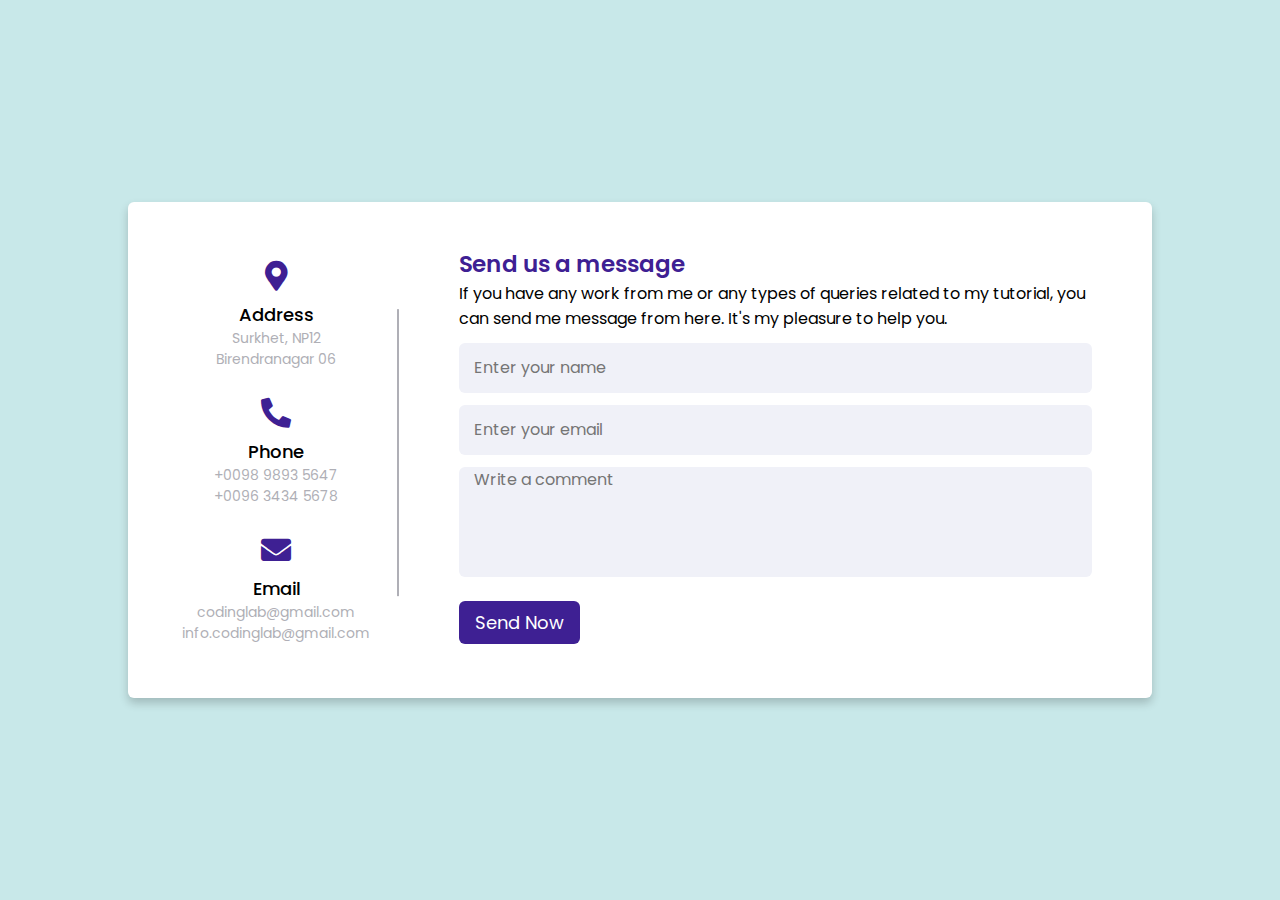
<file: Form-2/index.html>
<!DOCTYPE html>
<html lang="en">

<head>
    <meta charset="UTF-8">
    <meta name="viewport" content="width=device-width, initial-scale=1.0">
    <title>Contact Us Form</title>
    <link rel="stylesheet" href="style.css">
    <link rel="stylesheet" href="https://cdnjs.cloudflare.com/ajax/libs/font-awesome/5.15.2/css/all.min.css" />
</head>

<body>
    <div class="container">
        <div class="content">
            <div class="left-side">
                <div class="address details">
                    <i class="fas fa-map-marker-alt">
                    </i>
                    <div class="topic">Address</div>
                    <div class="text-one">Surkhet, NP12
                    </div>
                    <div class="text-two">
                        Birendranagar 06
                    </div>
                </div>
                <div class="phone details">
                    <i class="fas fa-phone-alt">
                    </i>
                    <div class="topic">Phone</div>
                    <div class="text-one">+0098 9893 5647
                    </div>
                    <div class="text-two">
                        +0096 3434 5678
                    </div>
                </div>
                <div class="email details">
                    <i class="fas fa-envelope">
                    </i>
                    <div class="topic">Email</div>
                    <div class="text-one">codinglab@gmail.com
                    </div>
                    <div class="text-two">
                        info.codinglab@gmail.com
                    </div>
                </div>
            </div>

            <div class="right-side">
                <div class="topic-text">Send us a message</div>
                <p>If you have any work from me or any types of queries related to my tutorial, you can send me message
                    from here. It's my pleasure to help you.</p>
                <form action="#">
                    <div class="input-box">
                        <input type="text" placeholder="Enter your name">
                    </div>
                    <div class="input-box">
                        <input type="email" placeholder="Enter your email">
                    </div>
                    <div class="input-box message-box">
                        <textarea placeholder="Write a comment"></textarea>
                    </div>
                    <div class="button">
                        <input type="button" value="Send Now">
                    </div>
                </form>
            </div>
        </div>
    </div>
</body>

</html>
</file>
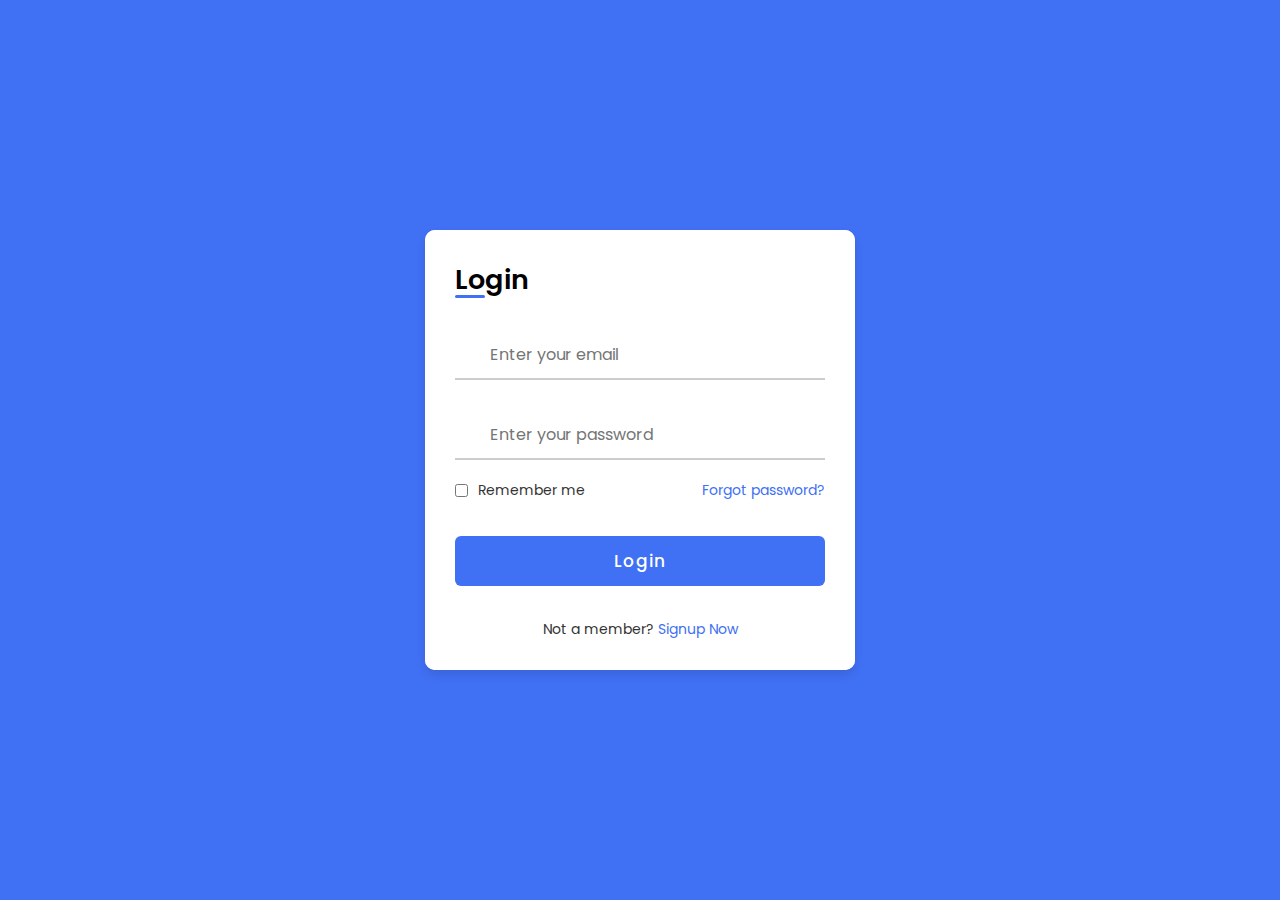
<file: Form-3/index.html>
<!DOCTYPE html>
<!-- Coding By CodingNepal - codingnepalweb.com -->
<html lang="en">
  <head>
    <meta charset="UTF-8" />
    <meta http-equiv="X-UA-Compatible" content="IE=edge" />
    <meta name="viewport" content="width=device-width, initial-scale=1.0" />
    <!-- ===== Iconscout CSS ===== -->
    <link rel="stylesheet" href="https://unicons.iconscout.com/release/v4.0.0/css/line.css" />
    <!-- ===== CSS ===== -->
    <link rel="stylesheet" href="style.css" />
    <title>Login & Registration Form</title>
  </head>
  <body>
    <div class="container">
      <div class="forms">
        <div class="form login">
          <span class="title">Login</span>

          <form action="#">
            <div class="input-field">
              <input type="text" placeholder="Enter your email" required />
              <i class="uil uil-envelope icon"></i>
            </div>
            <div class="input-field">
              <input type="password" class="password" placeholder="Enter your password" required />
              <i class="uil uil-lock icon"></i>
              <i class="uil uil-eye-slash showHidePw"></i>
            </div>

            <div class="checkbox-text">
              <div class="checkbox-content">
                <input type="checkbox" id="logCheck" />
                <label for="logCheck" class="text">Remember me</label>
              </div>

              <a href="#" class="text">Forgot password?</a>
            </div>

            <div class="input-field button">
              <input type="button" value="Login" />
            </div>
          </form>

          <div class="login-signup">
            <span class="text"
              >Not a member?
              <a href="#" class="text signup-link">Signup Now</a>
            </span>
          </div>
        </div>

        <!-- Registration Form -->
        <div class="form signup">
          <span class="title">Registration</span>

          <form action="#">
            <div class="input-field">
              <input type="text" placeholder="Enter your name" required />
              <i class="uil uil-user"></i>
            </div>
            <div class="input-field">
              <input type="text" placeholder="Enter your email" required />
              <i class="uil uil-envelope icon"></i>
            </div>
            <div class="input-field">
              <input type="password" class="password" placeholder="Create a password" required />
              <i class="uil uil-lock icon"></i>
            </div>
            <div class="input-field">
              <input type="password" class="password" placeholder="Confirm a password" required />
              <i class="uil uil-lock icon"></i>
              <i class="uil uil-eye-slash showHidePw"></i>
            </div>

            <div class="checkbox-text">
              <div class="checkbox-content">
                <input type="checkbox" id="termCon" />
                <label for="termCon" class="text">I accepted all terms and conditions</label>
              </div>
            </div>

            <div class="input-field button">
              <input type="button" value="Signup" />
            </div>
          </form>

          <div class="login-signup">
            <span class="text"
              >Already a member?
              <a href="#" class="text login-link">Login Now</a>
            </span>
          </div>
        </div>
      </div>
    </div>

    <script src="script.js"></script>
  </body>
</html>
</file>
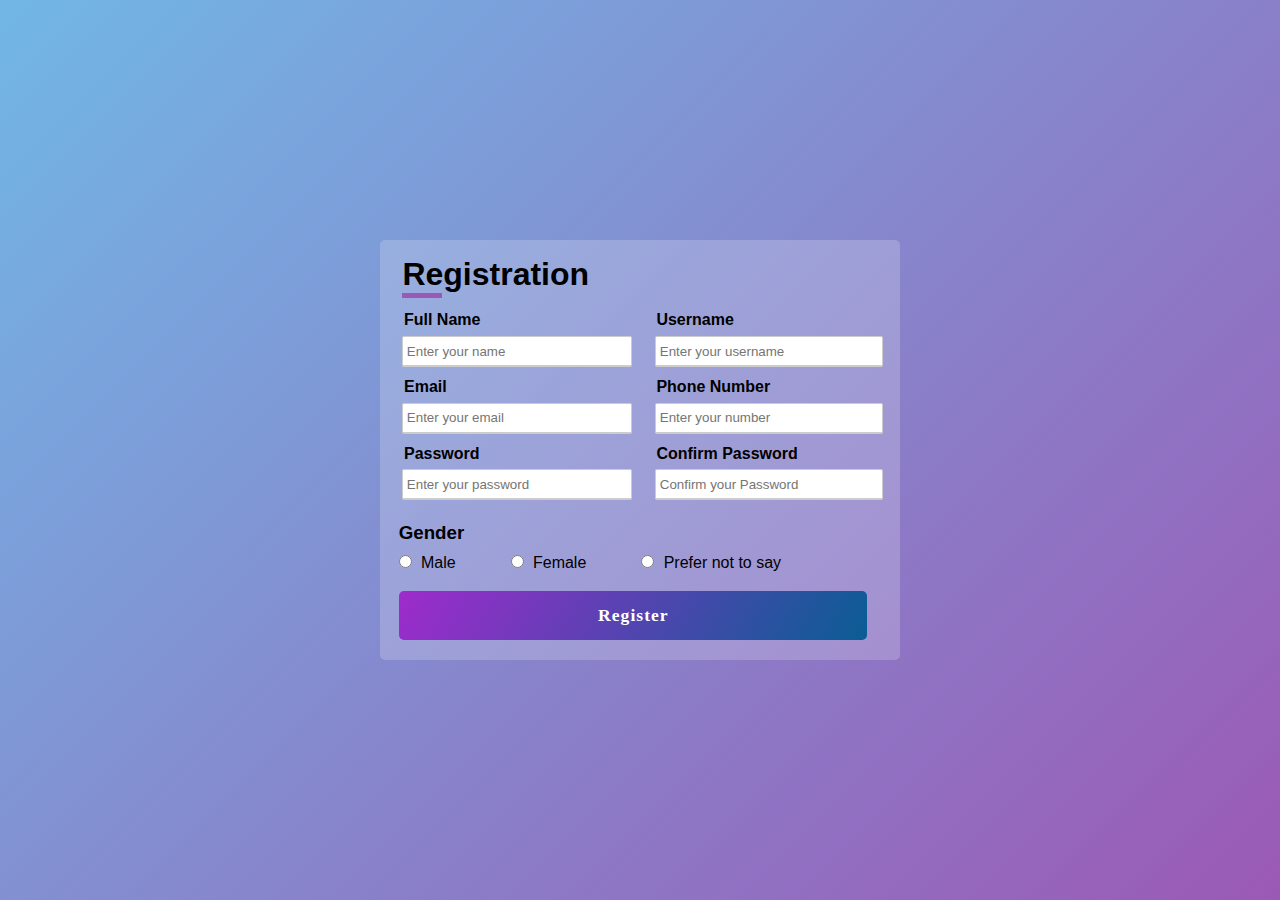
<file: Form-4/index.html>
<!DOCTYPE html>
<html lang="en">

<head>
    <meta charset="UTF-8">
    <meta name="viewport" content="width=device-width, initial-scale=1.0">
    <title>Form - 4</title>
    <link rel="stylesheet" href="style.css">
</head>

<body>
    <div class="container">
        <h1>Registration</h1>
        <div class="context">
            <div class="left-side">
                <div class="name">
                    <label class="left-label">Full Name</label>
                    <input type="text" placeholder="Enter your name" class="context-input">
                </div>

                <div class="email-Id">
                    <label class="left-label">Email</label>
                    <input type="email" placeholder="Enter your email" class="context-input">
                </div>

                <div class="pwd">
                    <label class="left-label">Password</label>
                    <input type="password" placeholder="Enter your password" class="context-input">
                </div>
            </div> <!--Left-side-->

            <div class="right-side">
                <div class="user-name">
                    <label class="right-label">Username</label>
                    <input type="text" placeholder="Enter your username" class="context-input">
                </div>

                <div class="phno">
                    <label class="right-label">Phone Number</label>
                    <input type="number" placeholder="Enter your number" class="context-input">
                </div>

                <div class="Confirm-Password">
                    <label class="right-label">Confirm Password</label>
                    <input type="password" placeholder="Confirm your Password" class="context-input">
                </div>
            </div> <!--Right-side-->
        </div> <!--context-->

        <div class="gender-info">
            <h3>Gender</h3>
            <input class="radioBtn" type="radio" name="foo">
            <label>Male</label>
            <input class="radioBtn" type="radio" name="foo">
            <label>Female</label>
            <input class="radioBtn" type="radio" name="foo">
            <label>Prefer not to say</label>
        </div>

        <button>Register</button>
    </div> <!--container-->
</body>

</html>
</file>
<file: Form-2/style.css>
@import url('https://fonts.googleapis.com/css2?family=Poppins:wght@200;300;400;500;600;700&display=swap');
*{
    margin: 0px;
    padding: 0px;
    box-sizing: border-box;
    font-family: "Poppins" , sans-serif;
}

body{
    min-height: 100vh;
    width: 100%;
    background: #c8e8e9;
    display: flex;
    align-items: center;
    justify-content: center;
}

.container{
    width: 80%;
    background: #fff;
    border-radius: 6px;
    padding: 30px 60px 40px 40px;
    box-shadow: 0px 5px 10px rgba(0, 0, 0, 0.2);
}

.container .content{
    display: flex;
    align-items: center;
    justify-content: space-between;
}

.container .content .left-side{
    width: 25%;
    height: 100%;
    display: flex;
    flex-direction: column;
    align-items: center;
    justify-content: center;
    margin-top: 15px;
    position: relative;
}

.content .left-side::before{
    content: "";
    position: absolute;
    height: 70%;
    width: 2px;
    right: -15px;
    top: 50%;
    transform: translateY(-50%);
    background: #afafb6;
}

.content .left-side .details{
    margin: 14px;
    text-align: center;
}

.content .left-side .details i{
    font-size: 30px;
    color: #3e2093;
    margin-bottom: 10px;
}

.content .left-side .details .topic{
    font-size: 18px;
    font-weight: 500;
}

.content .left-side .details .text-one,
.content .left-side .details .text-two{
    font-size: 14px;
    color: #afafb6;
}



.container .content .right-side{
    width: 75%;
    margin-left: 75px;
}

.content .right-side .topic-text{
    font-size: 23px;
    font-weight: 600;
    color: #3e2093;
}

.right-side .input-box{
    height: 50px;
    width: 100%;
    margin: 12px 0px;
}

.right-side .input-box input,
.right-side .input-box textarea{
    height: 100%;
    width: 100%;
    border: none;
    font-size: 16px;
    background: #F0F1F8;
    border-radius: 6px;
    padding: 0px 15px;
    resize: none;
}

.right-side .message-box{
    min-height: 110px;
} 

.right-side .button{
    display: inline-block;
    margin-top: 12px;
}

.right-side .button input[type="button"]{
    color: #fff;
    font-size: 18px;
    border: none;
    border-radius: 6px;
    padding: 8px 16px;
    background: #3e2093;
    cursor: pointer;
    transition: all 0.3s ease;
}

.button input[type="button"]:hover{
    background: #5029bc;
}

@media (max-width: 950px) {
    .container{
        width: 90%;
        padding: 30px 40px 40px 35px;
    }

    .container .content .right-side{
        width: 75%;
        margin-left: 55px;
    }
}

@media (max-width: 820px) {
    .container{
        margin: 40px 0px;
        height: 100%;
    }
    
    .container .content{
        flex-direction: column-reverse;
    }

    .container .container .left-side{
        width: 100%;
        flex-direction: row;
        margin-top: 40px;
        justify-content: center;
        flex-wrap: wrap;
    }

    .container .content .left-side::before{
        display: none;
    }
}
</file>
<file: Form-3/style.css>
/* ===== Google Font Import - Poformsins ===== */
@import url('https://fonts.googleapis.com/css2?family=Poppins:wght@300;400;500;600;700&display=swap');

* {
    margin: 0;
    padding: 0;
    box-sizing: border-box;
    font-family: 'Poppins', sans-serif;
}

body {
    height: 100vh;
    display: flex;
    align-items: center;
    justify-content: center;
    background-color: #4070f4;
}

.container {
    position: relative;
    max-width: 430px;
    width: 100%;
    background: #fff;
    border-radius: 10px;
    box-shadow: 0 5px 10px rgba(0, 0, 0, 0.1);
    overflow: hidden;
    margin: 0 20px;
}

.container .forms {
    display: flex;
    align-items: center;
    height: 440px;
    width: 200%;
    transition: height 0.2s ease;
}


.container .form {
    width: 50%;
    padding: 30px;
    background-color: #fff;
    transition: margin-left 0.18s ease;
}

.container.active .login {
    margin-left: -50%;
    opacity: 0;
    transition: margin-left 0.18s ease, opacity 0.15s ease;
}

.container .signup {
    opacity: 0;
    transition: opacity 0.09s ease;
}

.container.active .signup {
    opacity: 1;
    transition: opacity 0.2s ease;
}

.container.active .forms {
    height: 600px;
}

.container .form .title {
    position: relative;
    font-size: 27px;
    font-weight: 600;
}

.form .title::before {
    content: '';
    position: absolute;
    left: 0;
    bottom: 0;
    height: 3px;
    width: 30px;
    background-color: #4070f4;
    border-radius: 25px;
}

.form .input-field {
    position: relative;
    height: 50px;
    width: 100%;
    margin-top: 30px;
}

.input-field input {
    position: absolute;
    height: 100%;
    width: 100%;
    padding: 0 35px;
    border: none;
    outline: none;
    font-size: 16px;
    border-bottom: 2px solid #ccc;
    border-top: 2px solid transparent;
    transition: all 0.2s ease;
}

.input-field input:is(:focus, :valid) {
    border-bottom-color: #4070f4;
}

.input-field i {
    position: absolute;
    top: 50%;
    transform: translateY(-50%);
    color: #999;
    font-size: 23px;
    transition: all 0.2s ease;
}

.input-field input:is(:focus, :valid)~i {
    color: #4070f4;
}

.input-field i.icon {
    left: 0;
}

.input-field i.showHidePw {
    right: 0;
    cursor: pointer;
    padding: 10px;
}

.form .checkbox-text {
    display: flex;
    align-items: center;
    justify-content: space-between;
    margin-top: 20px;
}

.checkbox-text .checkbox-content {
    display: flex;
    align-items: center;
}

.checkbox-content input {
    margin-right: 10px;
    accent-color: #4070f4;
}

.form .text {
    color: #333;
    font-size: 14px;
}

.form a.text {
    color: #4070f4;
    text-decoration: none;
}

.form a:hover {
    text-decoration: underline;
}

.form .button {
    margin-top: 35px;
}

.form .button input {
    border: none;
    color: #fff;
    font-size: 17px;
    font-weight: 500;
    letter-spacing: 1px;
    border-radius: 6px;
    background-color: #4070f4;
    cursor: pointer;
    transition: all 0.3s ease;
}

.button input:hover {
    background-color: #265df2;
}

.form .login-signup {
    margin-top: 30px;
    text-align: center;
}
</file>
<file: Form-4/style.css>
* {
    margin: 0;
    padding: 0;
    box-sizing: border-box;
    font-family: 'Poppins', sans-serif;
}

body {
    /* border: 5px solid black; */
    width: 100%;
    height: 100vh;
    display: flex;
    justify-content: center;
    align-items: center;
    background: linear-gradient(135deg, #71b7e6, #9b59b6);
}

.container {
    /* border: 2px solid red; */
    border-radius: 5px;
    max-width: 520px;
    width: 60%;
    /* height: 70%; */
    background: rgba(255, 255, 255, 0.2);
}

.context {
    /* border: 2px solid yellow; */
    margin: 0.5em 0 0 0.7em;
    display: flex;
}

.container h1 {
    margin: 0.5em 0 0.4em 0.7em;
    border-bottom: 5px solid #9b59b6;
    width: 40px;
}

.name,
.email-Id,
.pwd,
.user-name,
.phno,
.Confirm-Password {
    display: flex;
    flex-direction: column;
}

.left-side input,
.left-label {
    margin-left: 0.8em;
}

.right-label {
    margin-left: 0.6em;

}

.context-input {
    width: 90%;
    margin: 0.5em 6em 0.8em 0.6em;
    border: 1px solid #ccc;
    border-bottom-width: 2px;
    padding-left: 0.5em;
    border-radius: 2px;
    padding: 0.5em 0.3em;
    transition: all 0.3s ease;
}

.context-input:hover,
.context-input:focus{
    border-color: black;
}

.context label {
    font-size: 1rem;
    font-weight: bold;
}

.gender-info {
    /* border: 2px solid green; */
    margin-top: 0.7em;
}

.gender-info h3 {
    margin-left: 1em;
    margin-bottom: 0.5em;
}

.gender-info .radioBtn {
    margin-left: 1.4em;
}

.gender-info label {
    margin-left: 0.3em;
    margin-right: 2em;
    font-size: 1rem;
    font-weight: 500;
}

button {
    width: 90%;
    font-family: 'Ubuntu';
    letter-spacing: 1px;
    font-size: 1.1rem;
    font-weight: 700;
    margin: 1.1em;
    padding: 0.8em;
    color: #fff;
    background: linear-gradient(120deg, #9e2bcc, #0a5d94);
    border: none;
    border-radius: 5px;
    cursor: pointer;
}

@media (max-width: 420px) {
    .container h1{
        font-size: 1.5rem;
    }

    .context{
        flex-wrap: wrap;
    }

    .context label{
        font-size: 1rem;
        font-weight: 300;
    }
}

@media (max-width: 397px) {
    .gender-info .radioBtn{
        margin-left: 1.5em;
    }

    .gender-info label{
        font-size: 0.9rem;
    }
}

@media (max-width: 370px) and (min-width: 360px) {
    .gender-info .radioBtn{
        margin-left: 1em;
    }

    .gender-info label{
        font-size: 0.85rem;
    }
}
</file>
